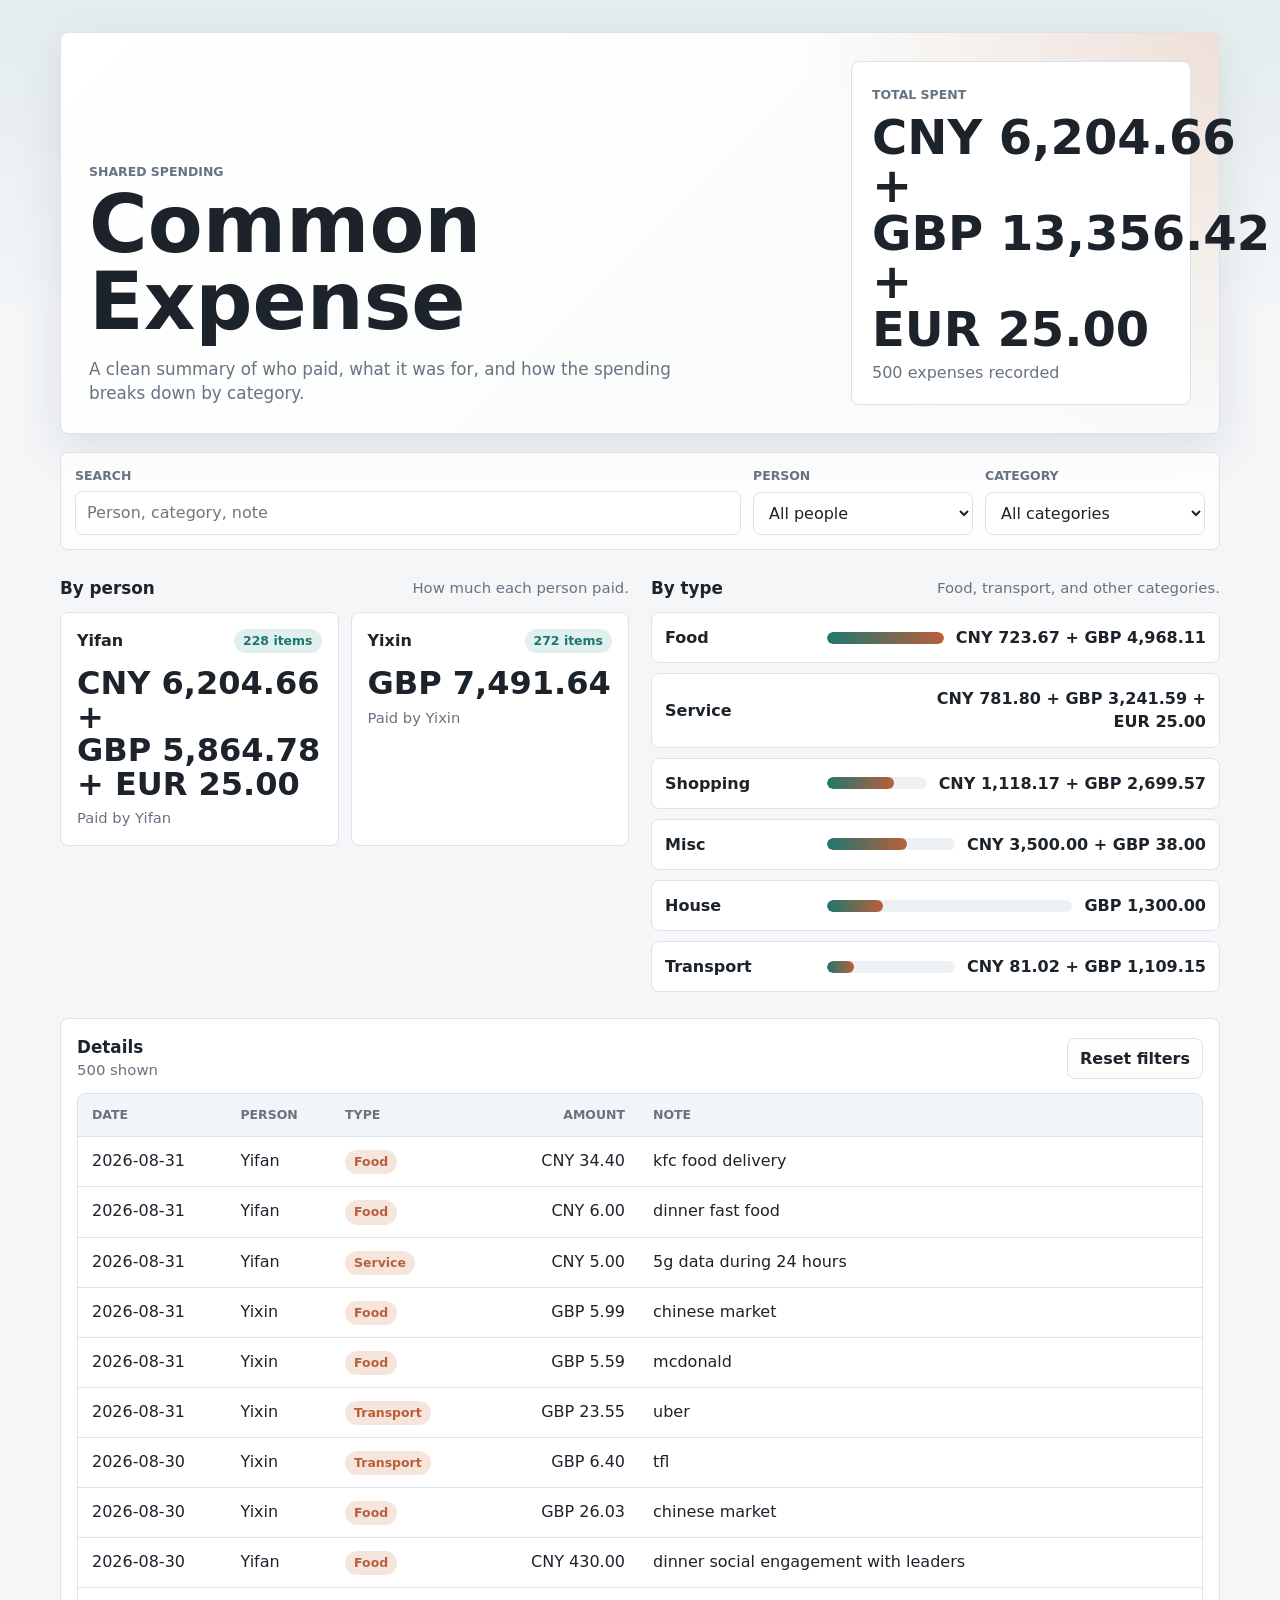
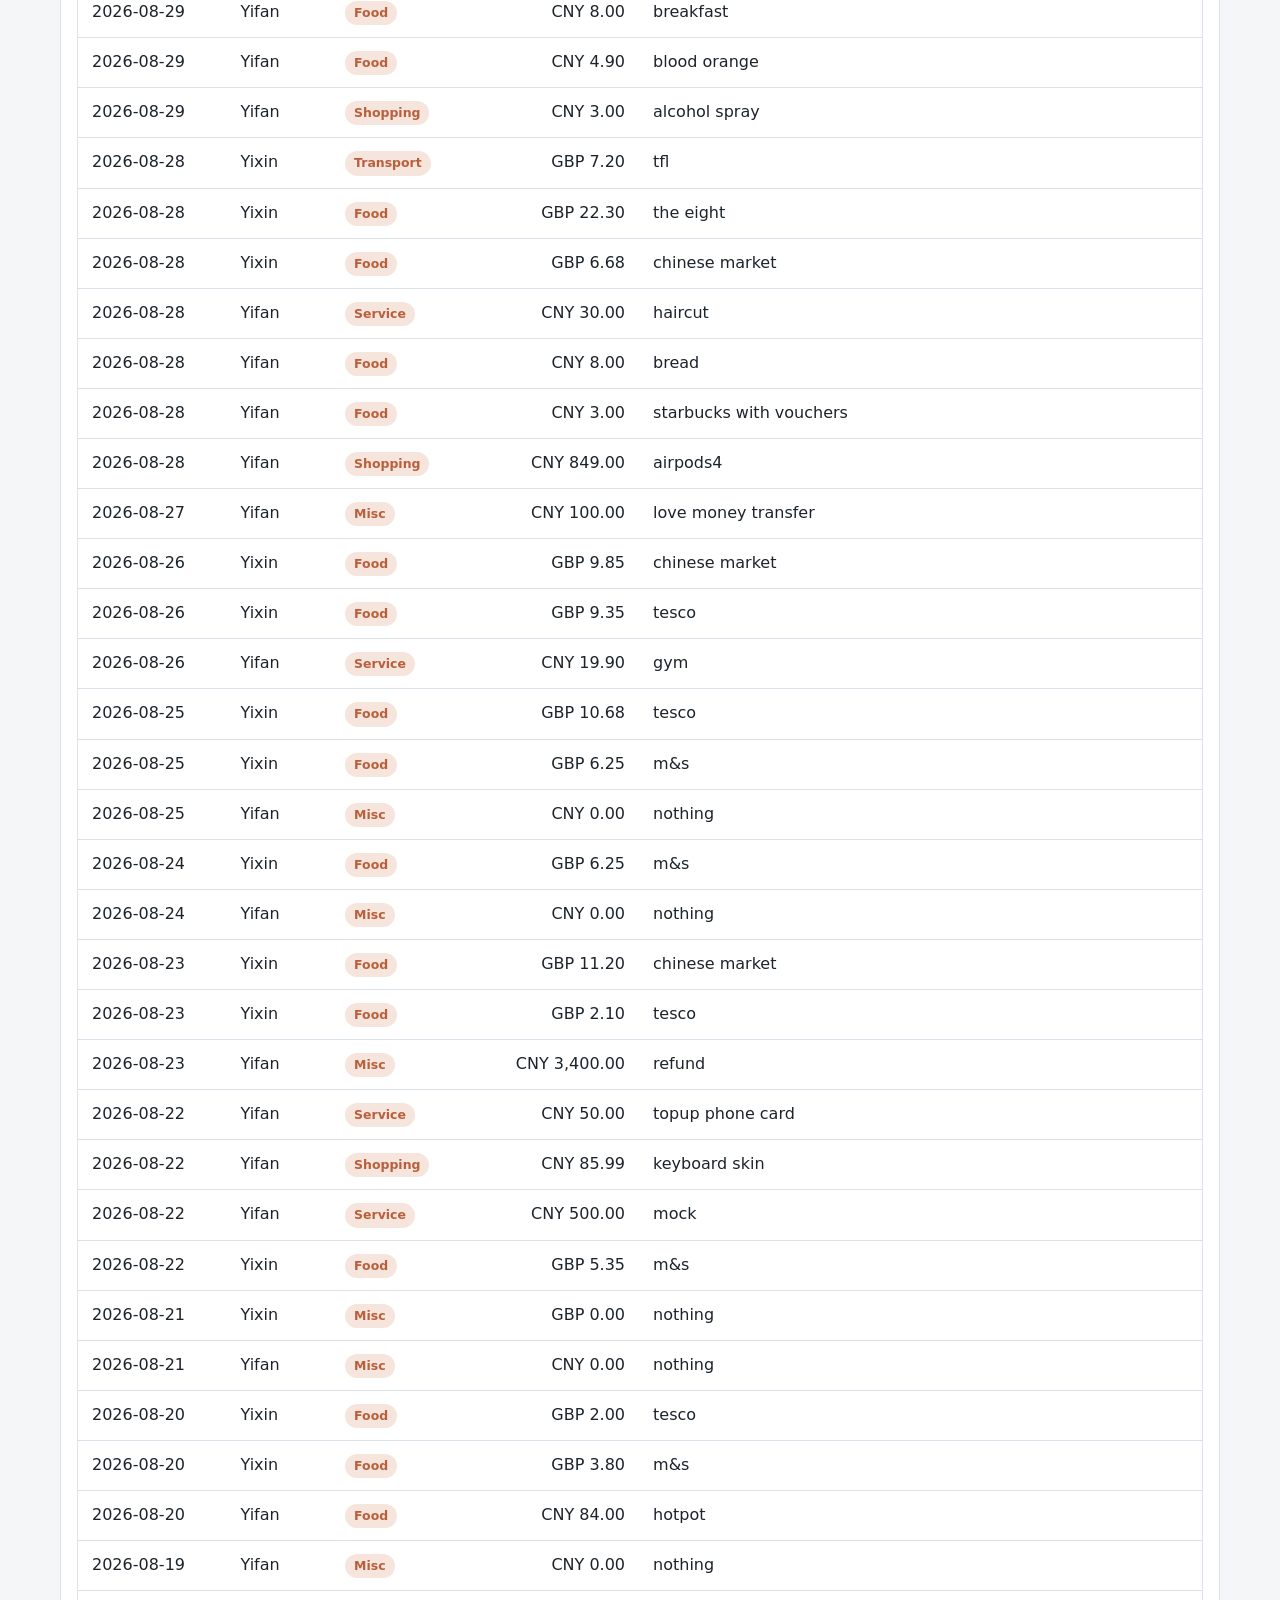
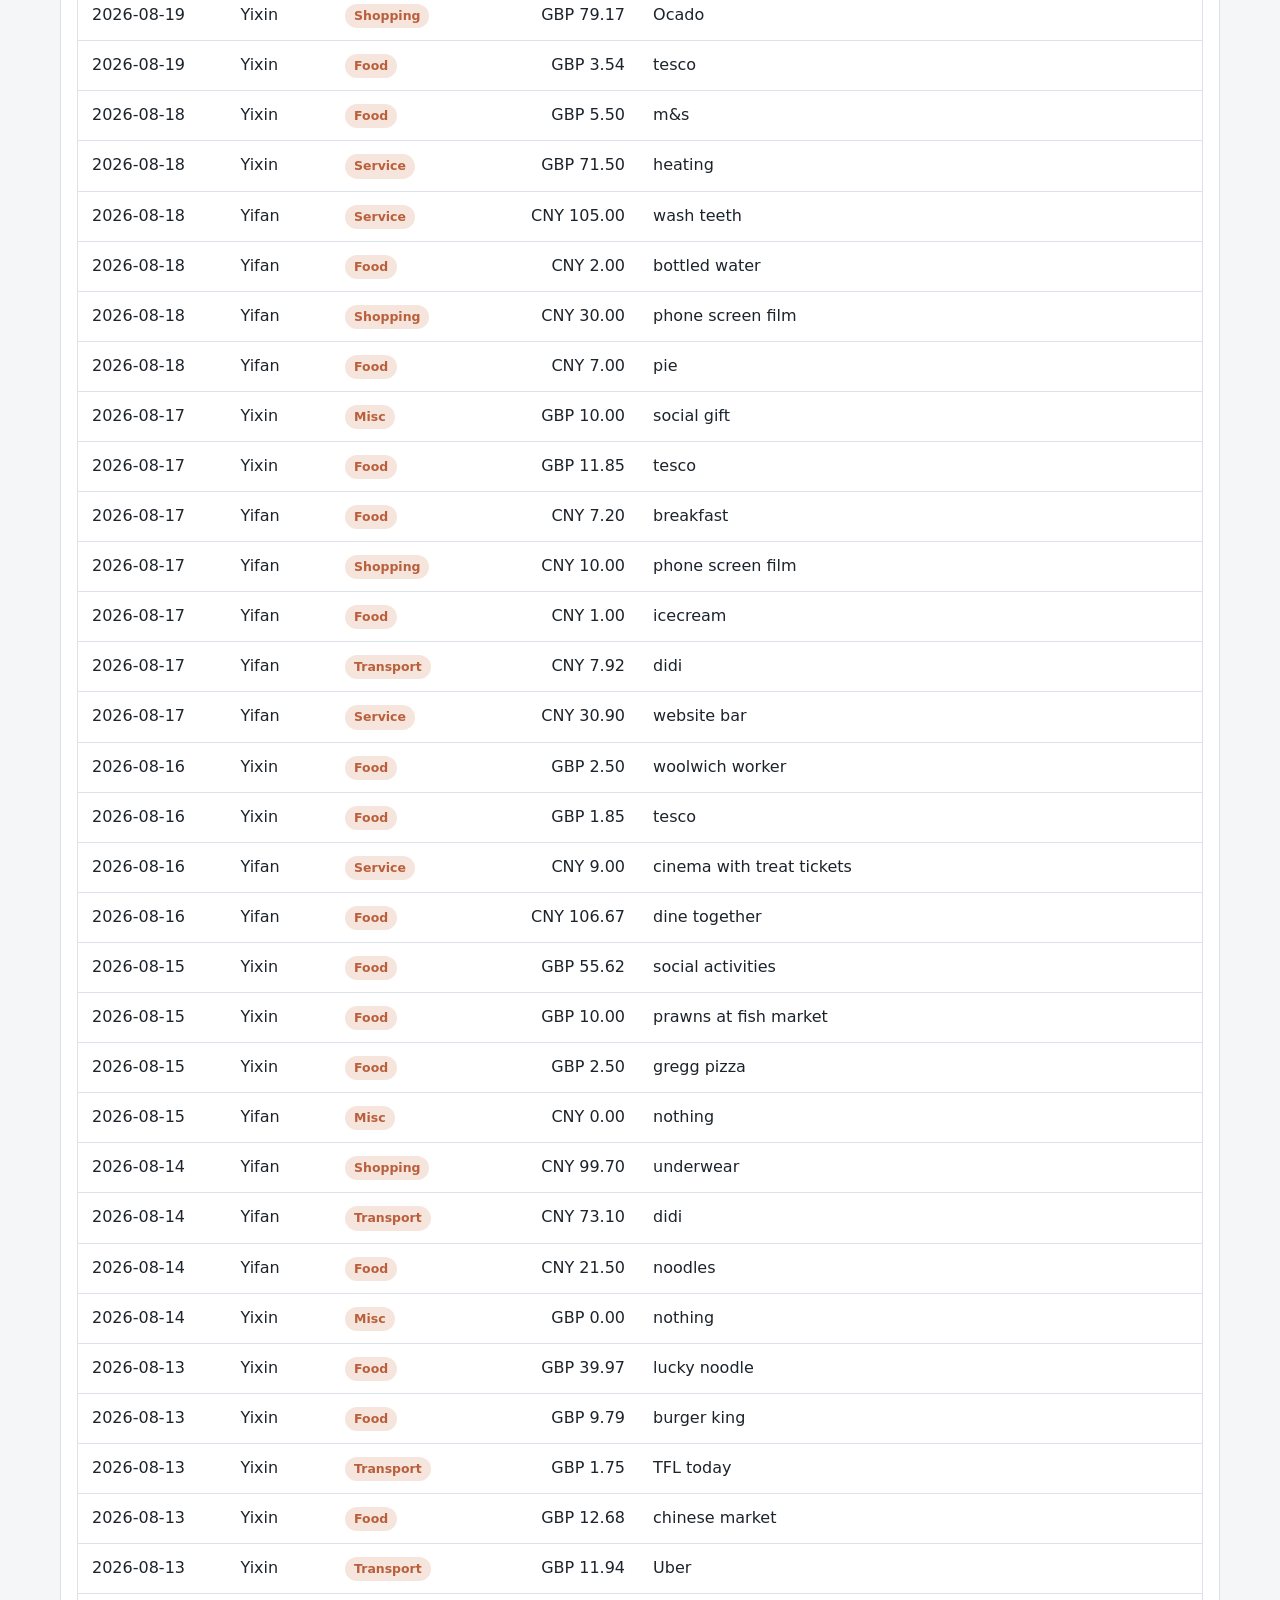
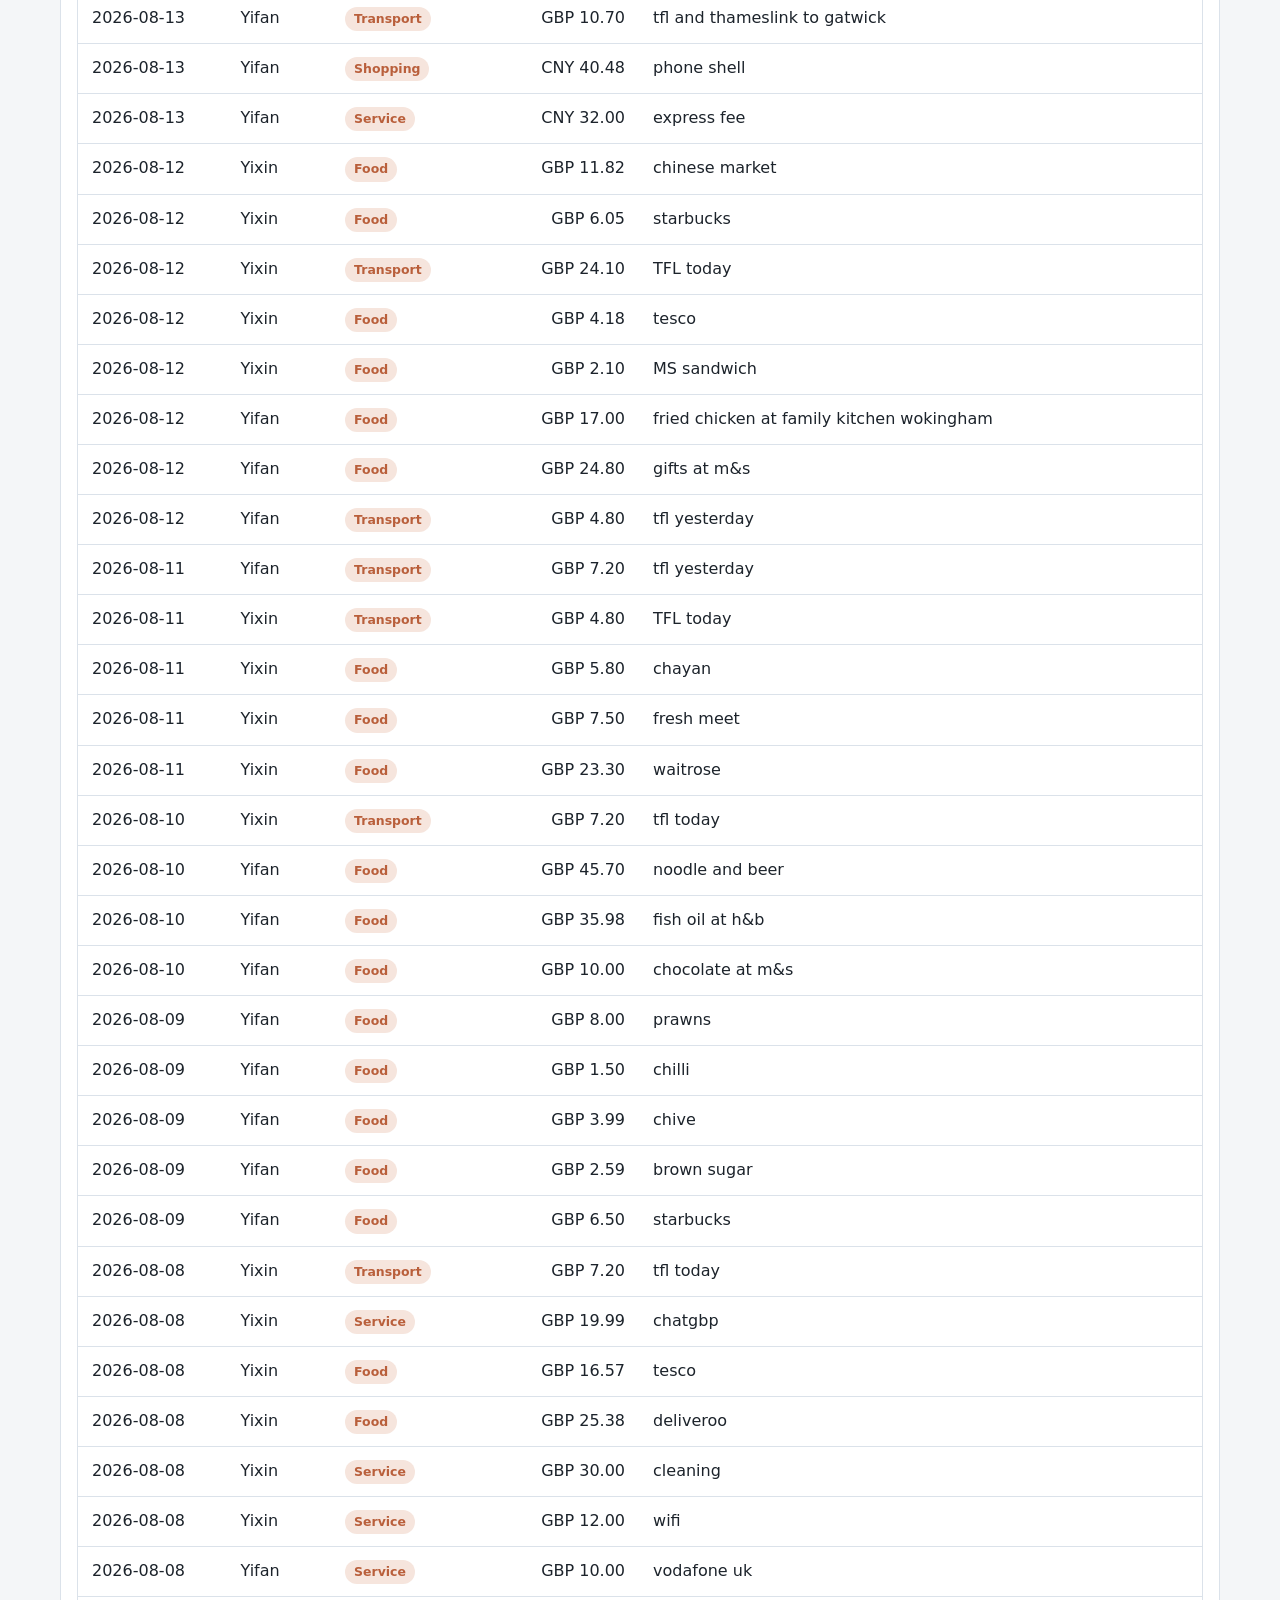
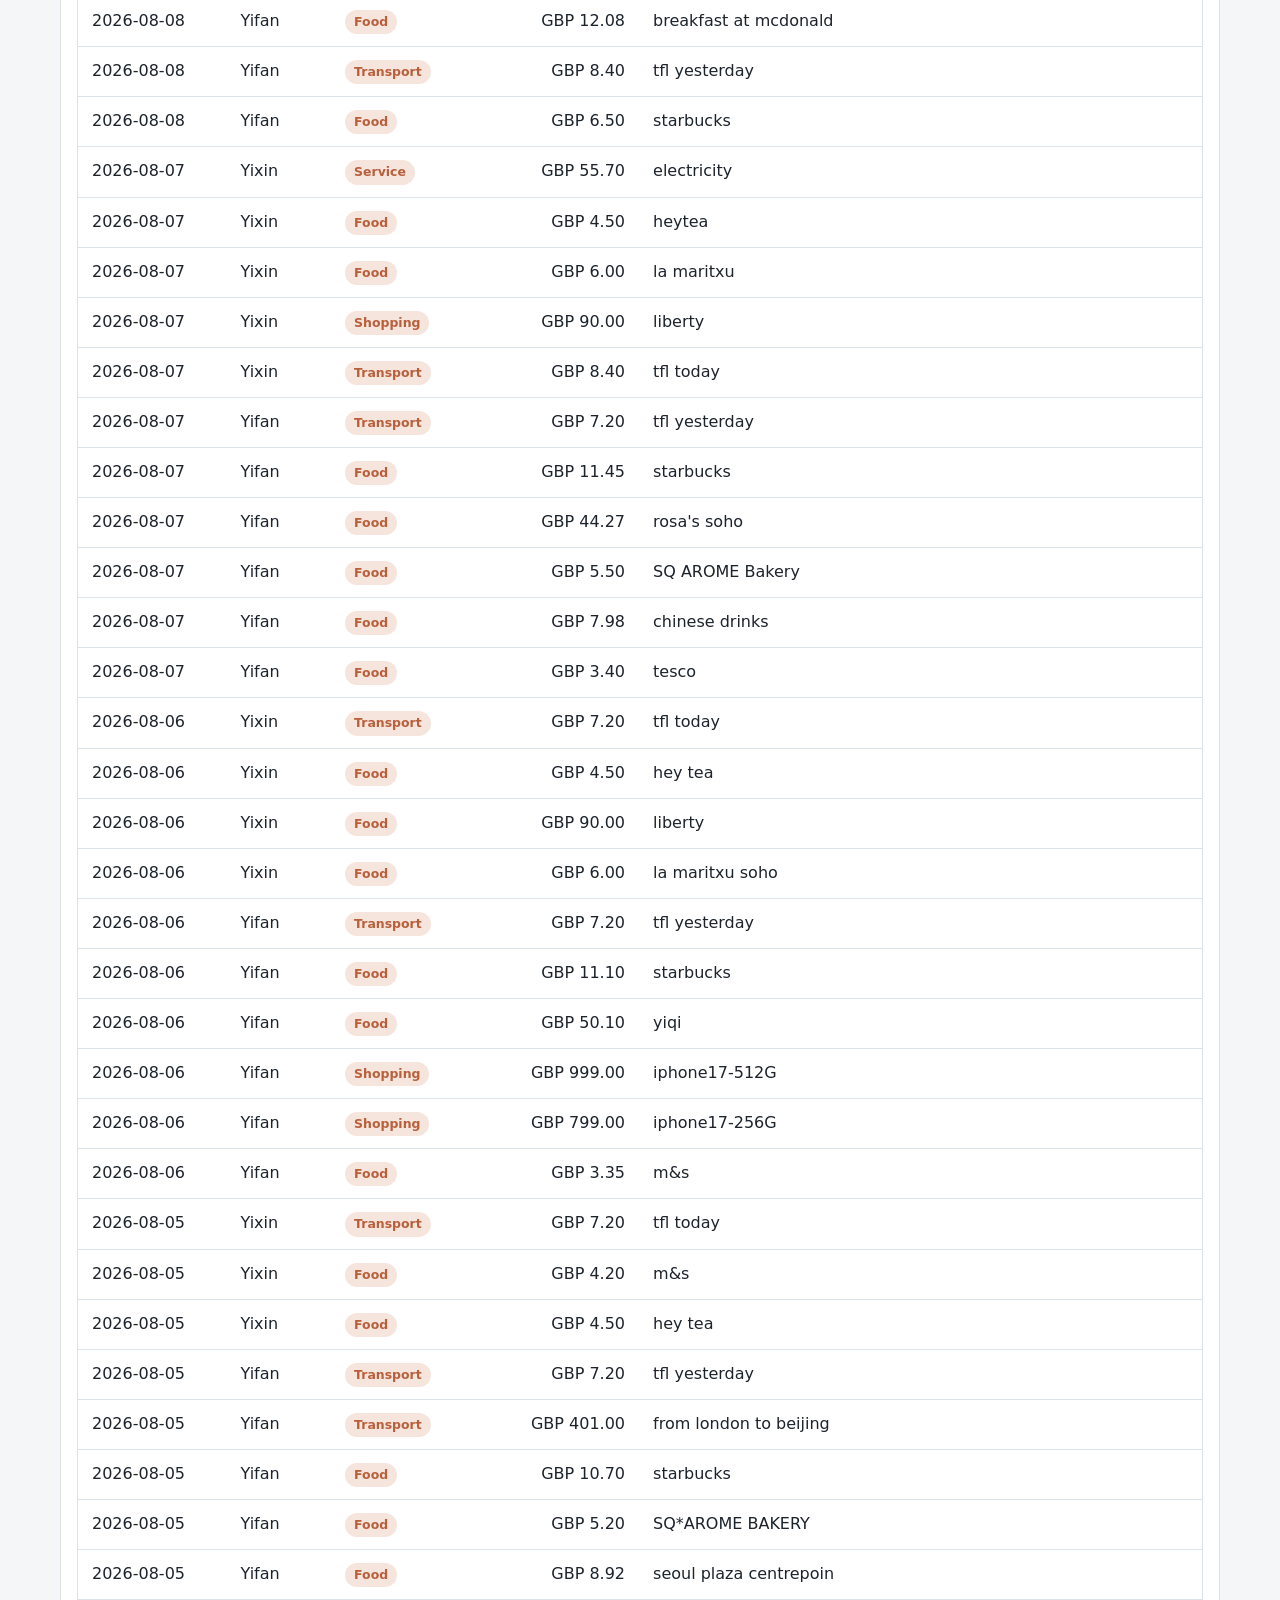
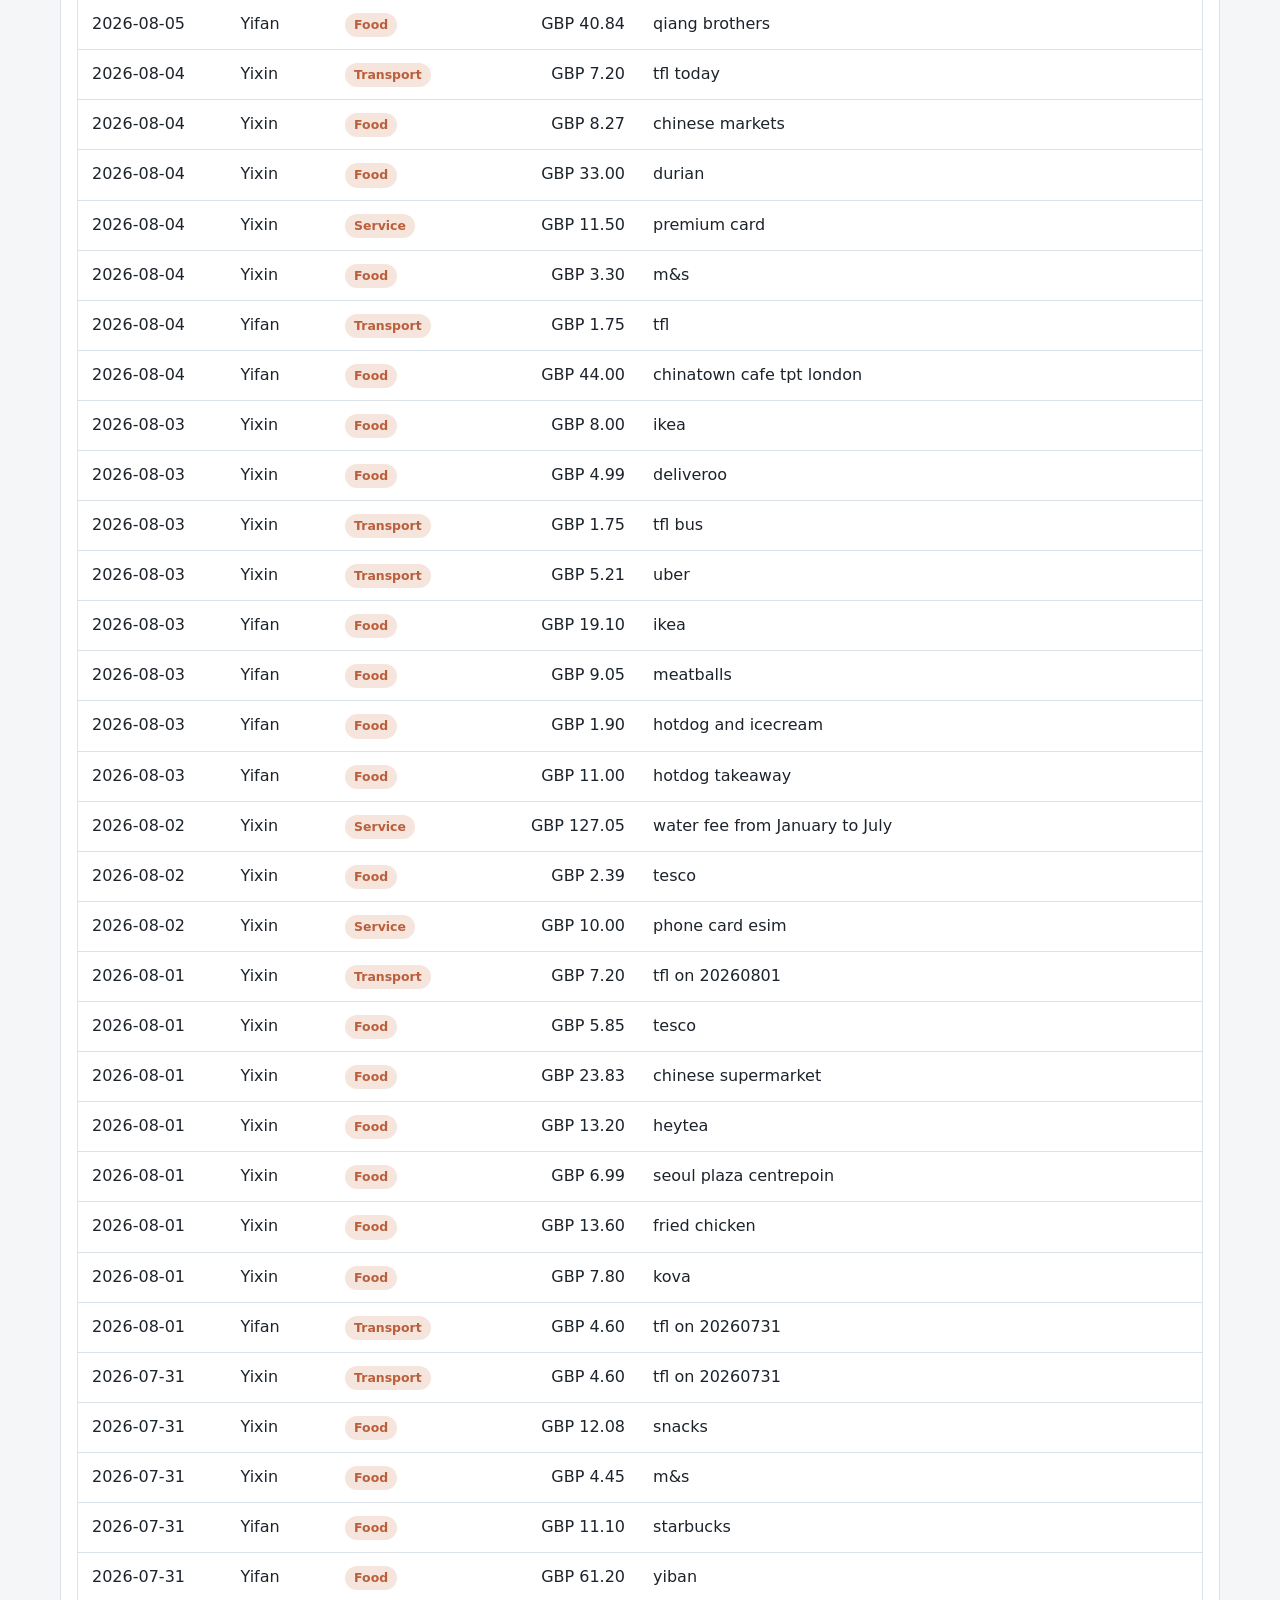
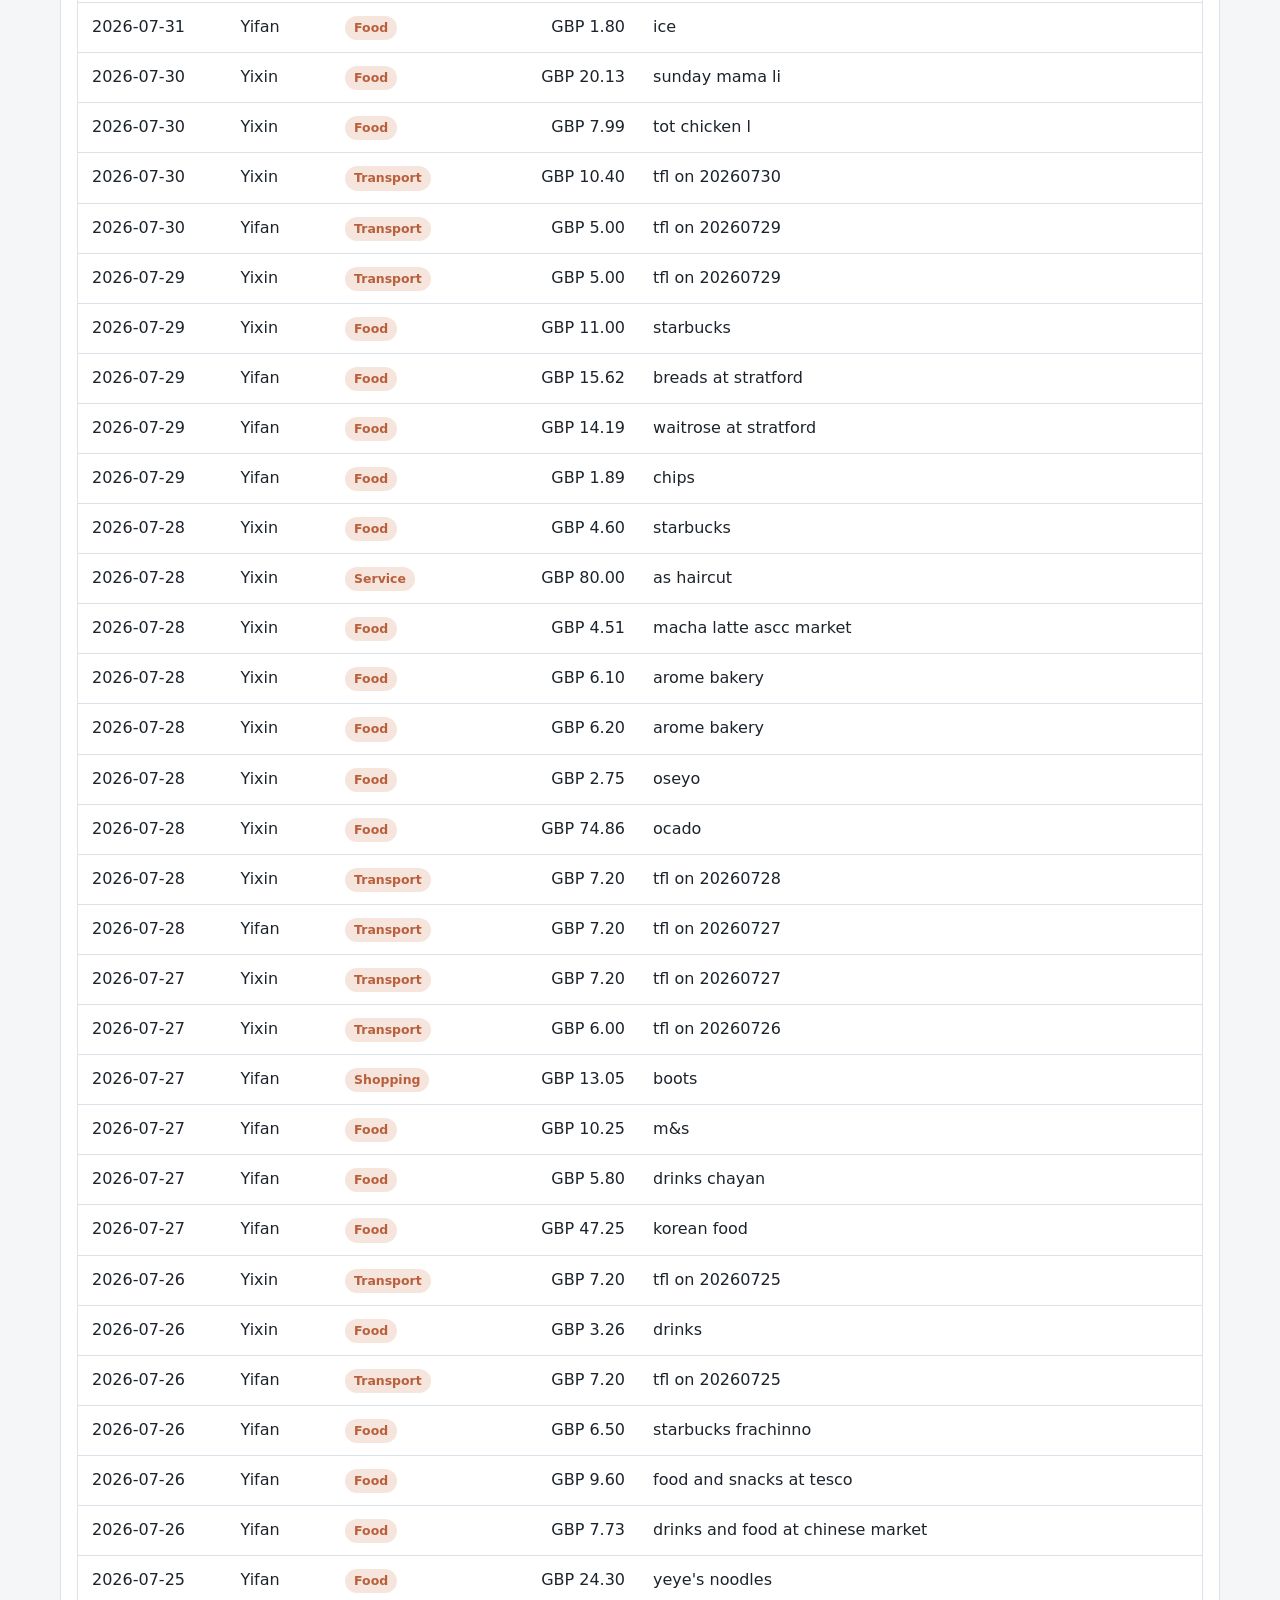
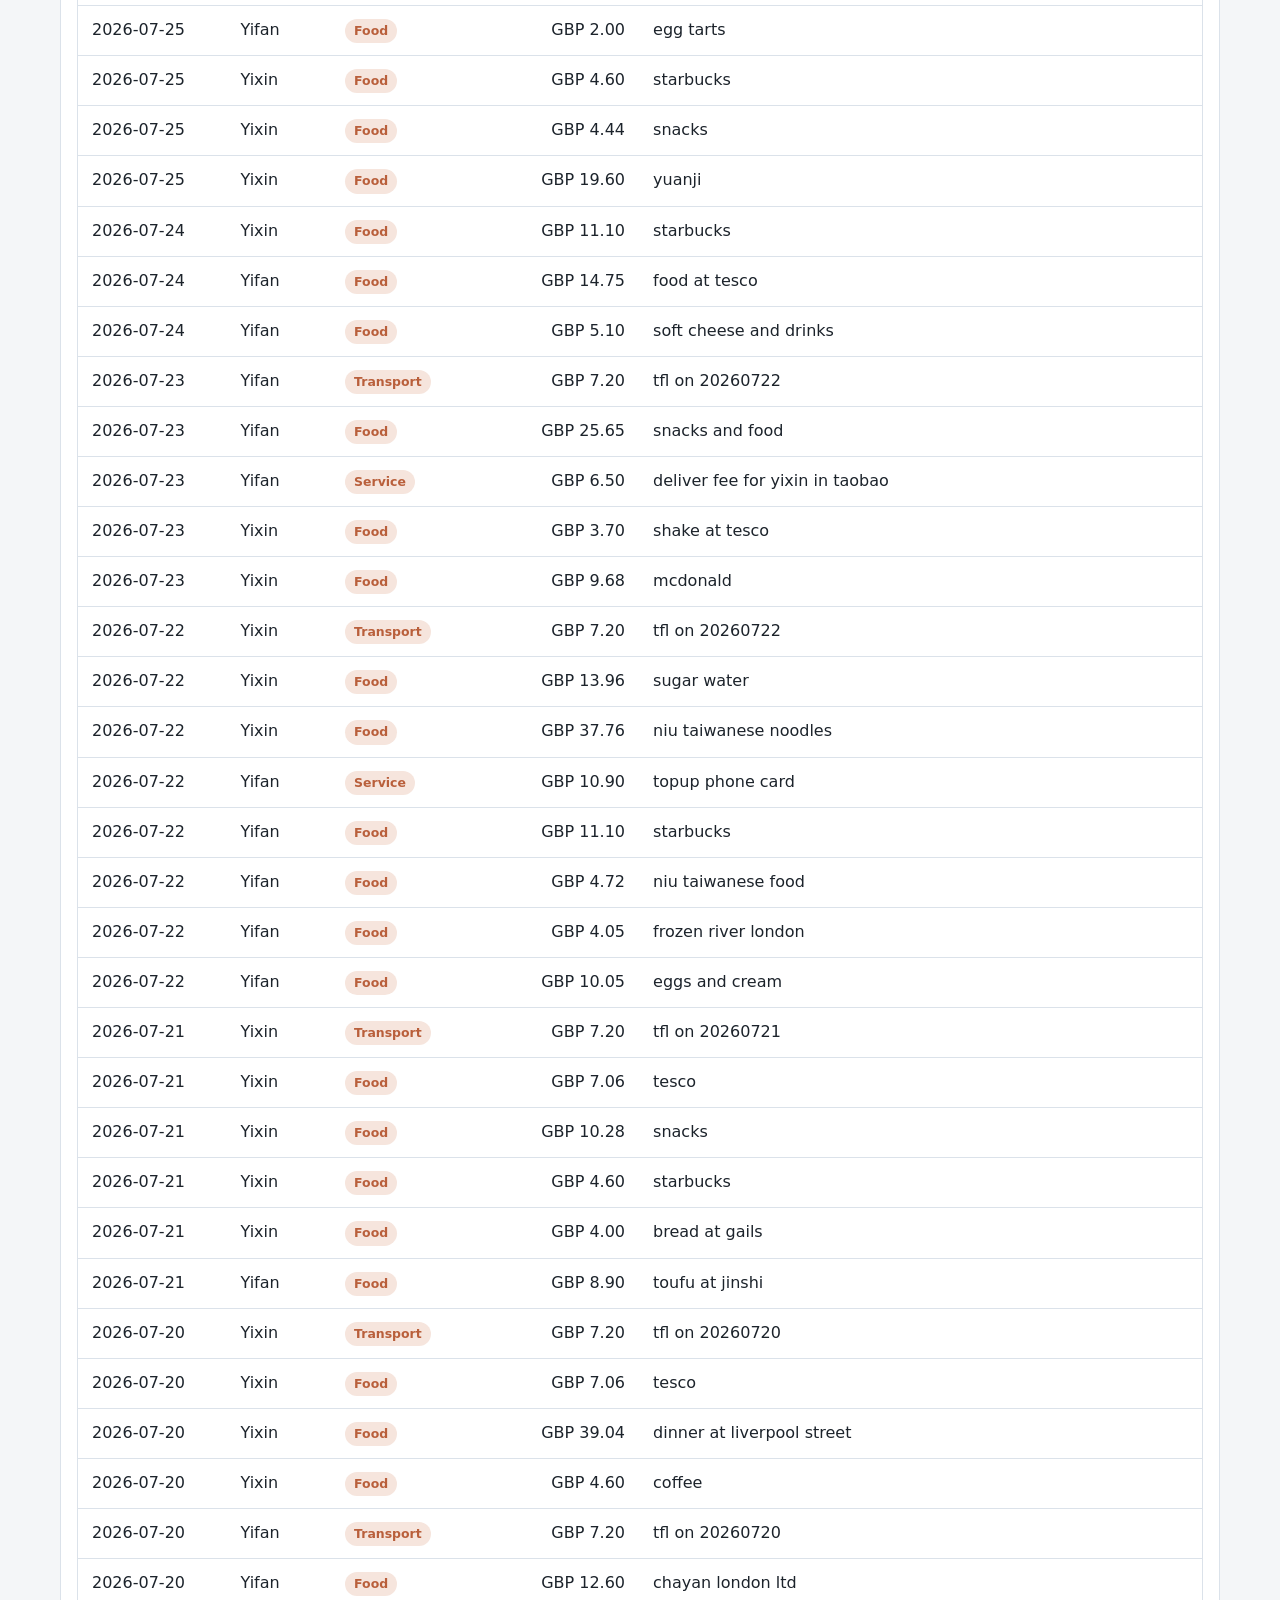
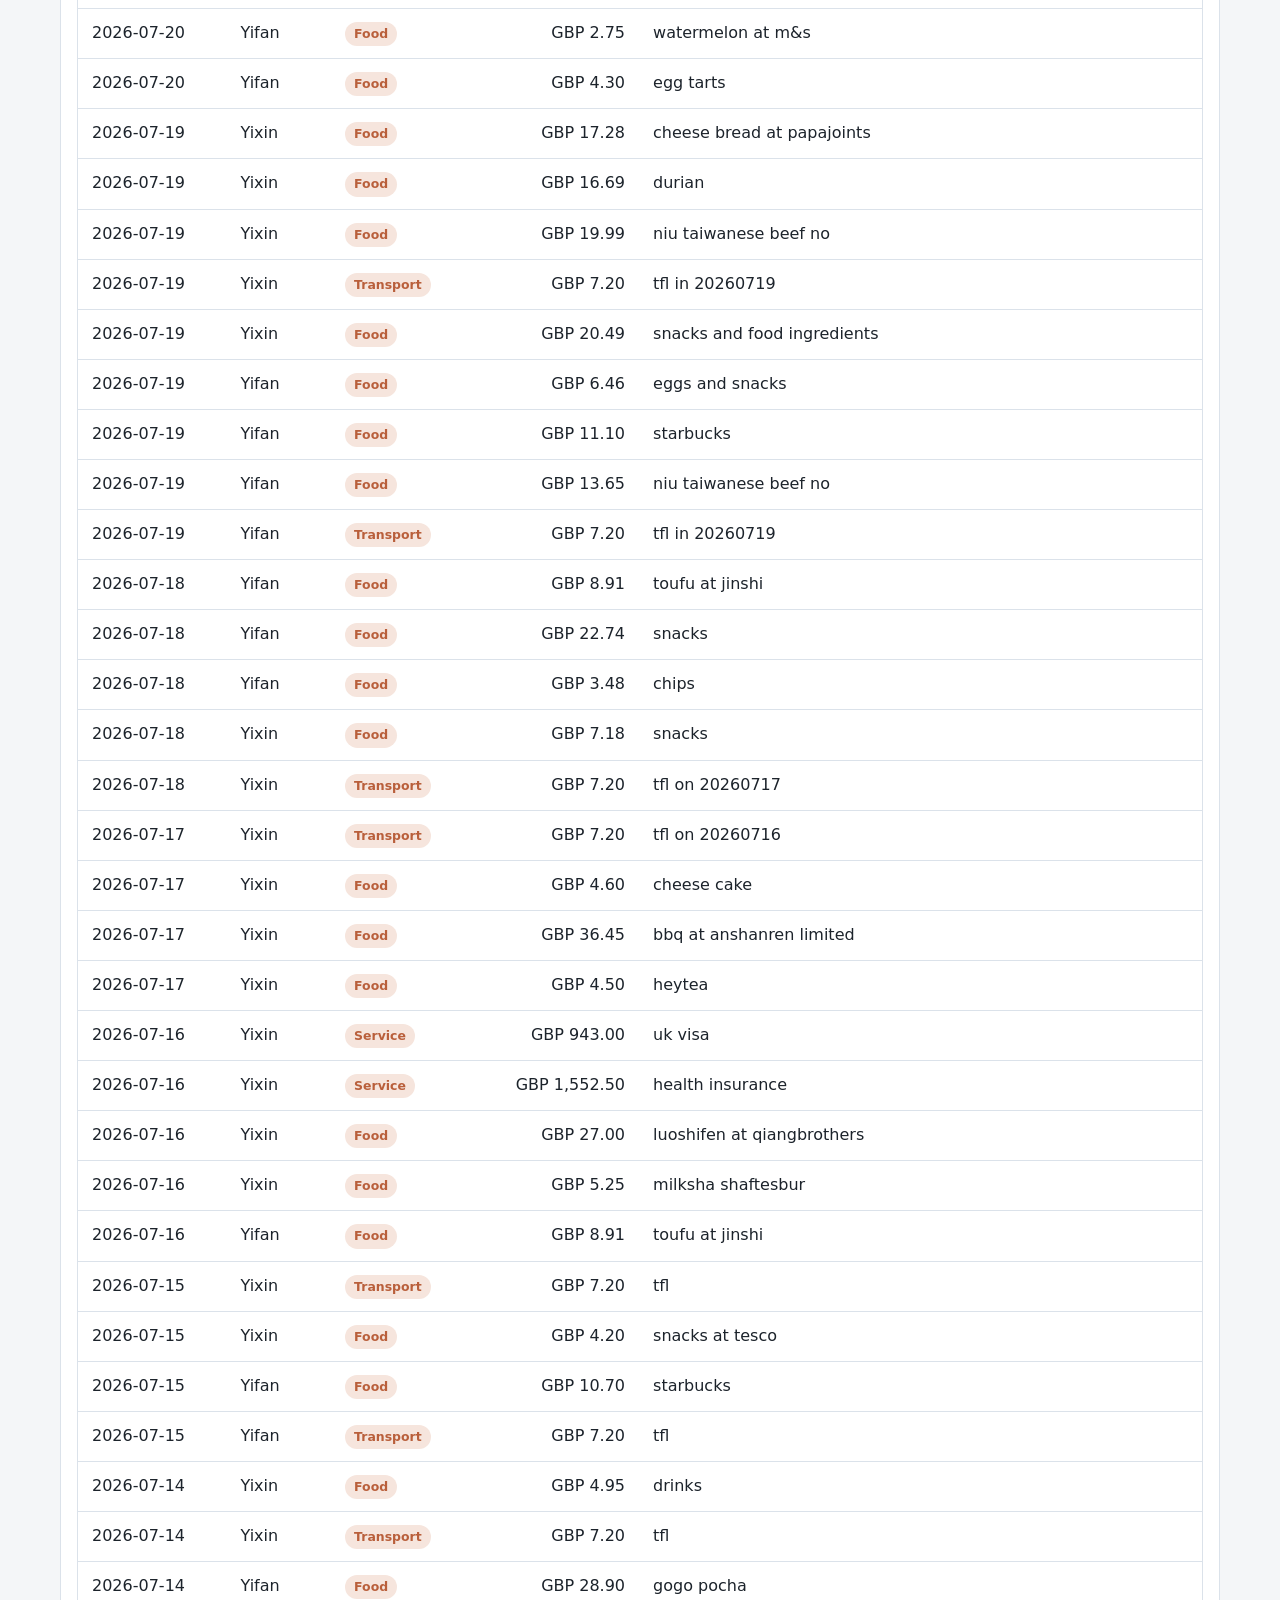
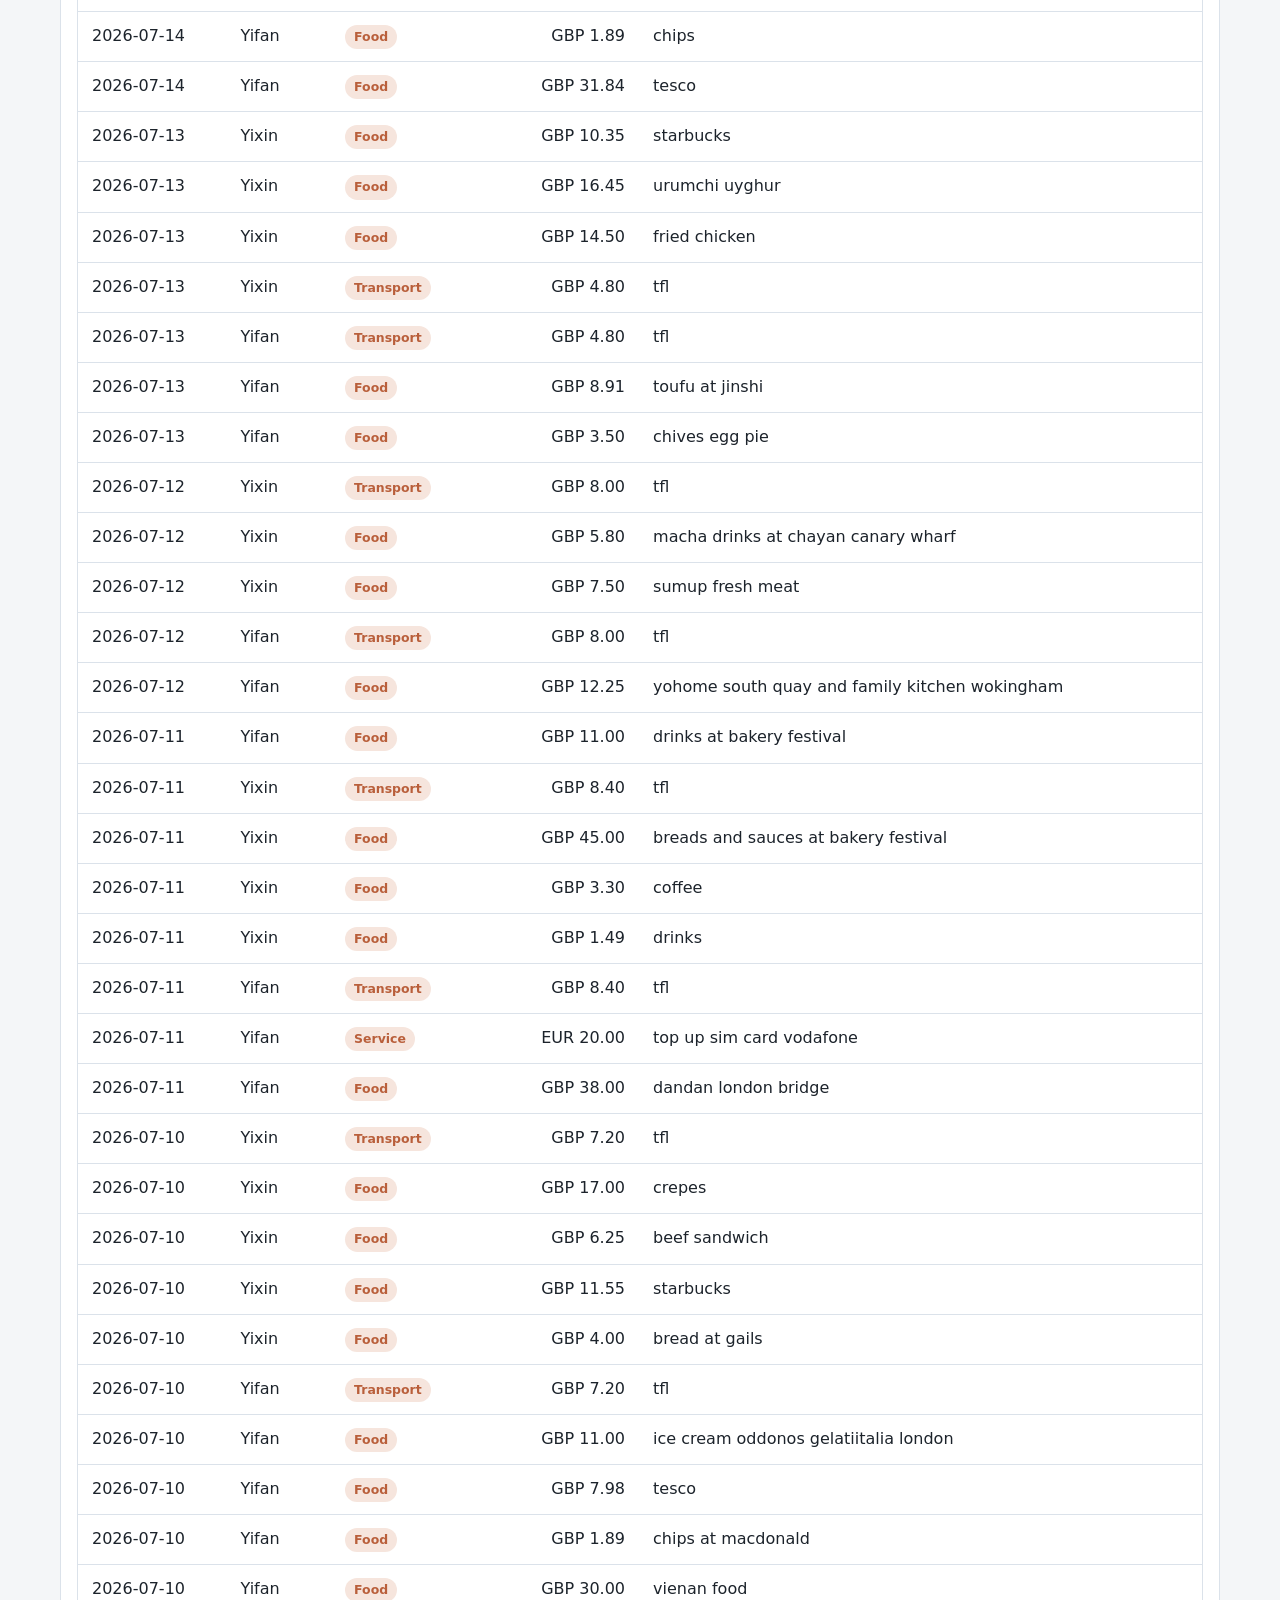
<file: ledger.html>
<!doctype html>
<html lang="en">
  <head>
    <meta charset="utf-8" />
    <meta name="viewport" content="width=device-width, initial-scale=1" />
    <title>Common Expense</title>
    <link rel="stylesheet" href="styles.css" />
  </head>
  <body>
    <main class="shell">
      <header class="hero">
        <div class="hero-copy">
          <p class="eyebrow">Shared spending</p>
          <h1>Common Expense</h1>
          <p class="lede">A clean summary of who paid, what it was for, and how the spending breaks down by category.</p>
        </div>
        <section class="total-panel" aria-label="Total spending">
          <span class="panel-label">Total spent</span>
          <strong id="grand-total">Loading</strong>
          <span id="expense-count" class="panel-note">Reading data</span>
        </section>
      </header>

      <section class="toolbar" aria-label="Filters">
        <label class="search-box">
          <span>Search</span>
          <input id="search-input" type="search" placeholder="Person, category, note" />
        </label>
        <label class="select-box">
          <span>Person</span>
          <select id="person-filter">
            <option value="all">All people</option>
          </select>
        </label>
        <label class="select-box">
          <span>Category</span>
          <select id="category-filter">
            <option value="all">All categories</option>
          </select>
        </label>
      </section>

      <section class="summary-grid" aria-label="Summary">
        <div>
          <div class="section-heading">
            <h2>By person</h2>
            <p>How much each person paid.</p>
          </div>
          <div id="people-summary" class="person-grid"></div>
        </div>

        <div>
          <div class="section-heading">
            <h2>By type</h2>
            <p>Food, transport, and other categories.</p>
          </div>
          <div id="category-summary" class="category-list"></div>
        </div>
      </section>

      <section class="details-section">
        <div class="section-heading details-heading">
          <div>
            <h2>Details</h2>
            <p id="visible-count">All expenses</p>
          </div>
          <button id="reset-button" type="button">Reset filters</button>
        </div>
        <div class="table-wrap">
          <table>
            <thead>
              <tr>
                <th>Date</th>
                <th>Person</th>
                <th>Type</th>
                <th class="amount-cell">Amount</th>
                <th>Note</th>
              </tr>
            </thead>
            <tbody id="expense-table"></tbody>
          </table>
        </div>
      </section>
    </main>

    <script src="expense-data.js"></script>
    <script src="app.js"></script>
  </body>
</html>
</file>
<file: styles.css>
:root {
  color-scheme: light;
  --bg: #f4f6f8;
  --surface: #ffffff;
  --surface-strong: #fdfdfb;
  --text: #1c232b;
  --muted: #687381;
  --line: #dbe2ea;
  --green: #1f766f;
  --green-soft: #dff0ed;
  --coral: #b95f3b;
  --coral-soft: #f6e5dd;
  --gold: #a27618;
  --blue: #356ab8;
  --shadow: 0 18px 48px rgba(34, 43, 55, 0.1);
}

* {
  box-sizing: border-box;
}

body {
  margin: 0;
  min-width: 320px;
  background:
    linear-gradient(180deg, rgba(31, 118, 111, 0.08), transparent 320px),
    var(--bg);
  color: var(--text);
  font-family:
    Inter, ui-sans-serif, system-ui, -apple-system, BlinkMacSystemFont, "Segoe UI",
    sans-serif;
  line-height: 1.45;
}

button,
input,
select {
  font: inherit;
}

.shell {
  width: min(1160px, calc(100% - 32px));
  margin: 0 auto;
  padding: 32px 0;
}

.hero {
  display: grid;
  grid-template-columns: minmax(0, 1fr) minmax(260px, 340px);
  align-items: end;
  gap: 24px;
  min-height: 220px;
  padding: 28px;
  border: 1px solid var(--line);
  border-radius: 8px;
  background:
    radial-gradient(circle at top right, rgba(185, 95, 59, 0.18), transparent 34%),
    linear-gradient(135deg, #ffffff, #f8fbfa);
  box-shadow: var(--shadow);
}

.eyebrow,
.panel-label,
label span {
  color: var(--muted);
  font-size: 0.78rem;
  font-weight: 800;
  letter-spacing: 0;
  text-transform: uppercase;
}

h1,
h2,
p {
  margin: 0;
}

h1 {
  margin-top: 6px;
  font-size: clamp(2.5rem, 7vw, 5rem);
  line-height: 0.96;
  letter-spacing: 0;
}

.lede {
  max-width: 56ch;
  margin-top: 16px;
  color: var(--muted);
  font-size: 1.05rem;
}

.total-panel {
  padding: 20px;
  border: 1px solid var(--line);
  border-radius: 8px;
  background: var(--surface);
}

.total-panel strong {
  display: block;
  margin-top: 8px;
  font-size: clamp(2rem, 4vw, 3rem);
  line-height: 1;
}

.panel-note {
  display: block;
  margin-top: 8px;
  color: var(--muted);
}

.toolbar {
  display: grid;
  grid-template-columns: minmax(240px, 1fr) minmax(160px, 220px) minmax(160px, 220px);
  gap: 12px;
  margin-top: 18px;
  padding: 14px;
  border: 1px solid var(--line);
  border-radius: 8px;
  background: rgba(255, 255, 255, 0.78);
  backdrop-filter: blur(10px);
}

.search-box,
.select-box {
  display: grid;
  gap: 6px;
}

input,
select {
  width: 100%;
  min-height: 42px;
  border: 1px solid var(--line);
  border-radius: 8px;
  background: var(--surface);
  color: var(--text);
  padding: 9px 11px;
}

input:focus,
select:focus,
button:focus-visible {
  outline: 3px solid rgba(31, 118, 111, 0.22);
  outline-offset: 2px;
}

.summary-grid {
  display: grid;
  grid-template-columns: minmax(0, 1fr) minmax(0, 1fr);
  gap: 22px;
  margin-top: 26px;
}

.section-heading {
  display: flex;
  align-items: end;
  justify-content: space-between;
  gap: 16px;
  margin-bottom: 12px;
}

.section-heading h2 {
  font-size: 1.05rem;
}

.section-heading p {
  color: var(--muted);
  font-size: 0.93rem;
}

.person-grid {
  display: grid;
  grid-template-columns: repeat(auto-fit, minmax(210px, 1fr));
  gap: 12px;
}

.person-card,
.category-row,
.details-section {
  border: 1px solid var(--line);
  border-radius: 8px;
  background: var(--surface);
}

.person-card {
  padding: 16px;
}

.card-top {
  display: flex;
  align-items: center;
  justify-content: space-between;
  gap: 10px;
}

.person-name,
.category-name {
  font-weight: 800;
}

.badge,
.type-pill {
  display: inline-flex;
  align-items: center;
  min-height: 24px;
  border-radius: 999px;
  padding: 3px 9px;
  background: var(--green-soft);
  color: var(--green);
  font-size: 0.78rem;
  font-weight: 800;
  white-space: nowrap;
}

.person-total {
  margin-top: 14px;
  font-size: 2rem;
  font-weight: 850;
  line-height: 1.05;
}

.person-meta {
  margin-top: 6px;
  color: var(--muted);
  font-size: 0.92rem;
}

.category-list {
  display: grid;
  gap: 10px;
}

.category-row {
  display: grid;
  grid-template-columns: minmax(96px, 150px) 1fr minmax(92px, max-content);
  align-items: center;
  gap: 12px;
  padding: 13px;
}

.bar-track {
  height: 12px;
  overflow: hidden;
  border-radius: 999px;
  background: #edf1f4;
}

.bar {
  height: 100%;
  border-radius: inherit;
  background: linear-gradient(90deg, var(--green), var(--coral));
}

.category-total {
  text-align: right;
  font-weight: 800;
}

.details-section {
  margin-top: 26px;
  padding: 16px;
}

.details-heading {
  align-items: center;
}

button {
  min-height: 38px;
  border: 1px solid var(--line);
  border-radius: 8px;
  background: var(--surface-strong);
  color: var(--text);
  padding: 8px 12px;
  cursor: pointer;
  font-weight: 750;
}

button:hover {
  border-color: var(--green);
  color: var(--green);
}

.table-wrap {
  overflow-x: auto;
  border: 1px solid var(--line);
  border-radius: 8px;
}

table {
  width: 100%;
  min-width: 760px;
  border-collapse: collapse;
}

th,
td {
  padding: 12px 14px;
  border-bottom: 1px solid var(--line);
  text-align: left;
  vertical-align: top;
}

th {
  background: #f2f5f7;
  color: var(--muted);
  font-size: 0.78rem;
  font-weight: 850;
  text-transform: uppercase;
}

tbody tr:hover {
  background: #fbfcfd;
}

tbody tr:last-child td {
  border-bottom: 0;
}

.amount-cell {
  text-align: right;
  white-space: nowrap;
}

.type-pill {
  background: var(--coral-soft);
  color: var(--coral);
}

.empty-state {
  padding: 28px;
  text-align: center;
  color: var(--muted);
}

@media (max-width: 820px) {
  .shell {
    width: min(100% - 24px, 1160px);
    padding: 20px 0;
  }

  .hero,
  .toolbar,
  .summary-grid {
    grid-template-columns: 1fr;
  }

  .hero {
    padding: 20px;
  }

  .section-heading,
  .details-heading {
    align-items: start;
    flex-direction: column;
  }

  .category-row {
    grid-template-columns: 1fr minmax(92px, max-content);
  }

  .bar-track {
    grid-column: 1 / -1;
    grid-row: 2;
  }
}
</file>
